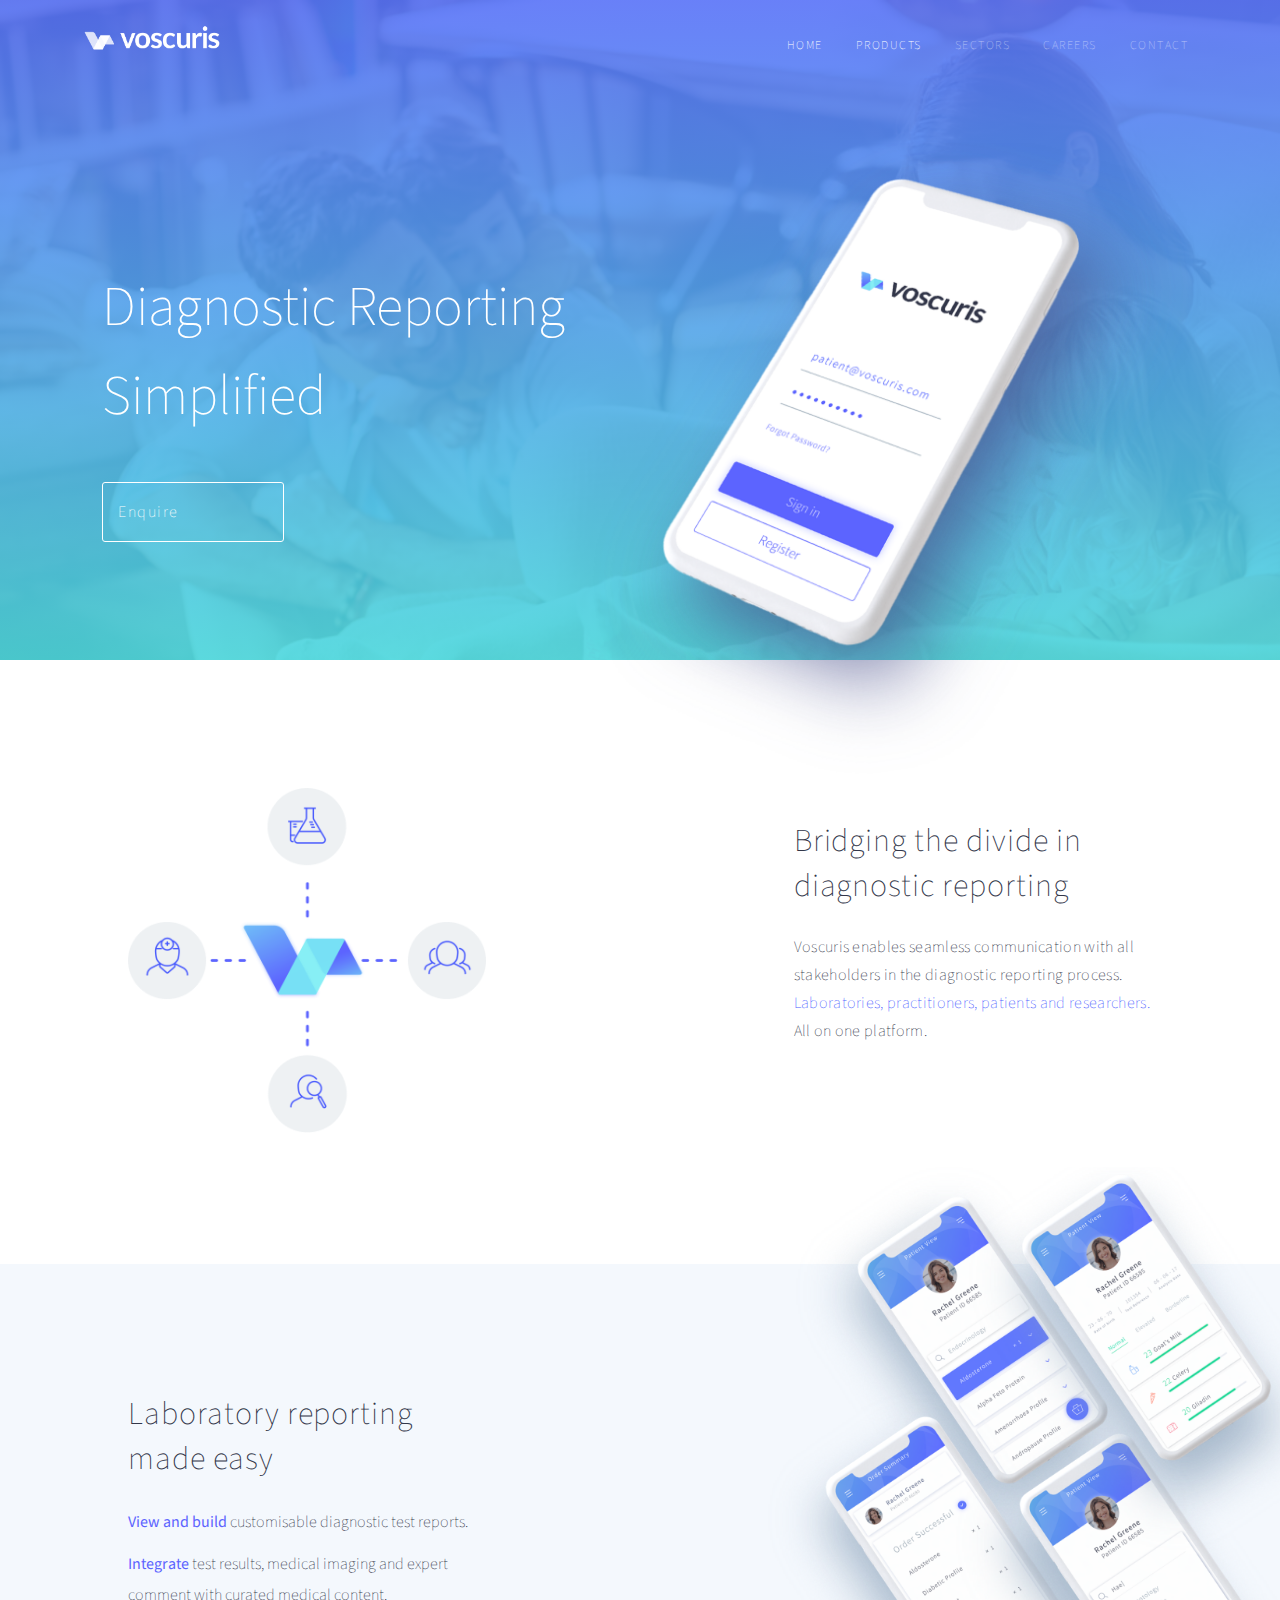
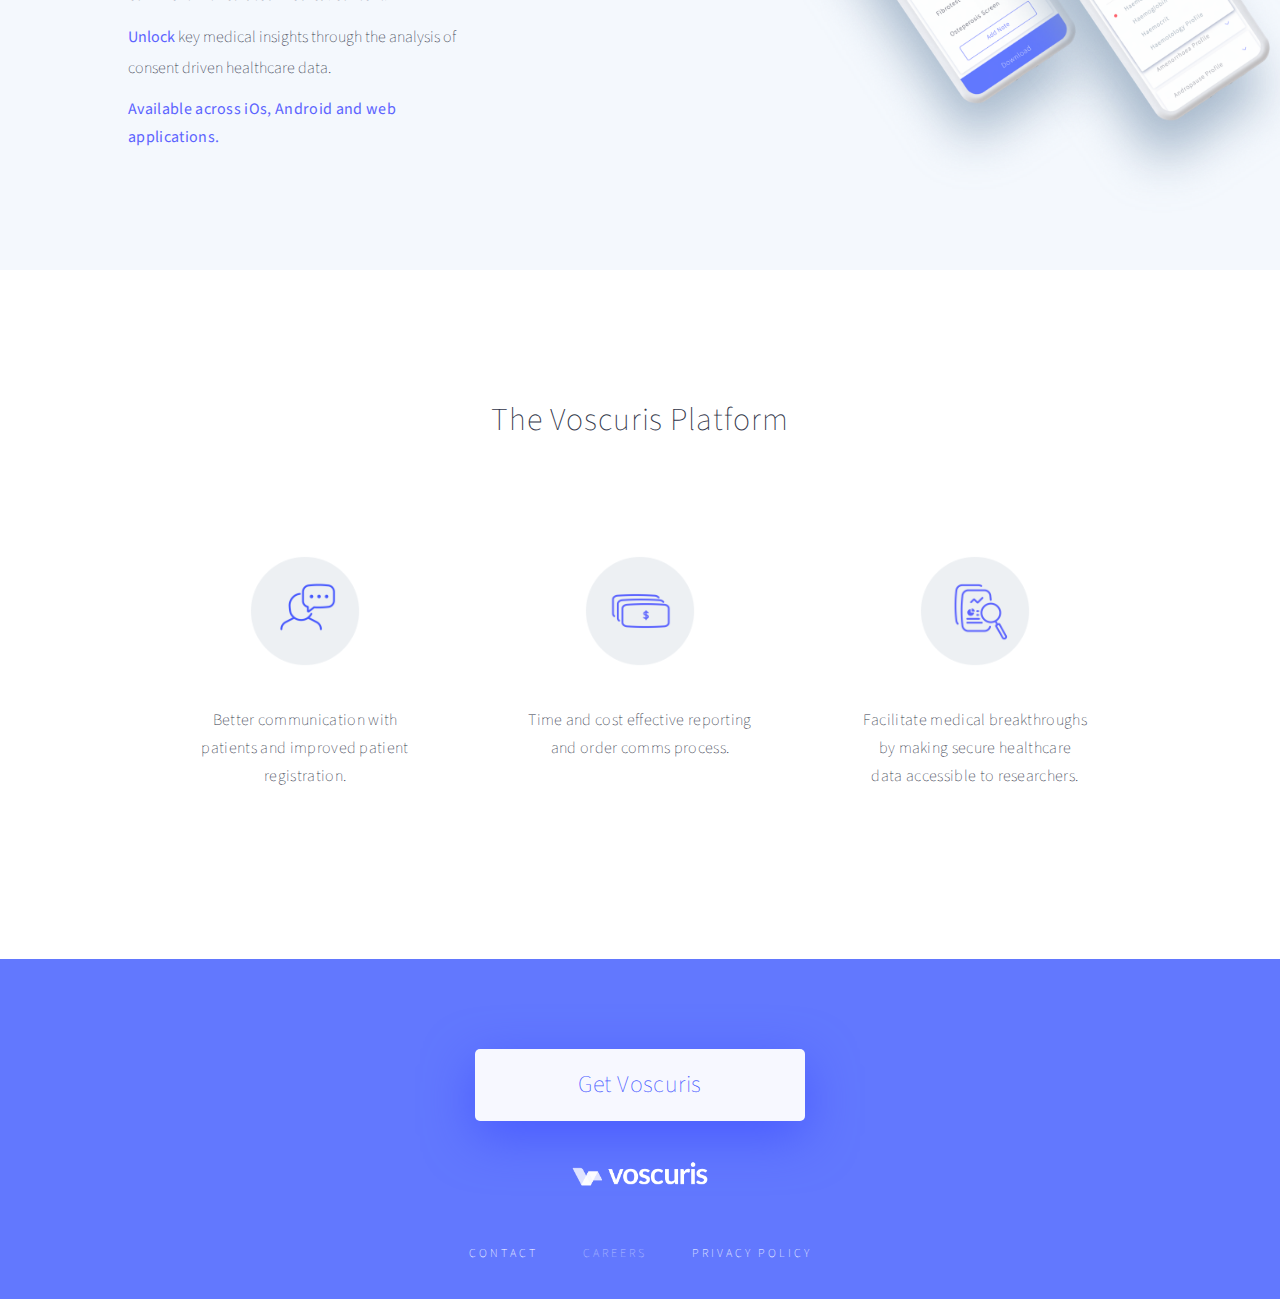
<file: index.html>
<!DOCTYPE html>
<html>
<head>
 <meta charset="utf-8">
	<style href="css/style.css"></style>
  <title>Voscuris</title>
  <meta name="viewport" content="width=device-width, initial-scale=1.0">
  <link rel="stylesheet" href="css/style.css">
	<link rel="shortcut icon" href="images/voscuris_logo_mark.png">
	<link href="https://fonts.googleapis.com/css?family=Source+Sans+Pro:200,300,400" rel="stylesheet">
</head>

<body>

	<header>

	<nav>
	
	
		<img src="images/voscuris_logo_white.png">
		
		
		<ul>
		
			<li>
				<p>Home</p>
			</li>
			
			<li>
				<a href="#products" class="smoothScroll">
				<p>
					
						Products
					
				</p>
				</a>
			</li>
			
			<li>
				<p class="inactive">Sectors</p>
			</li>
			
			<li>
				<p class="inactive">Careers</p>
			</li>
			
			
<!--			<a href="mailto:info@voscuris.com">-->
			<li>
<!--				<a href="mailto:info@voscuris.com">-->
				<p class="inactive">Contact</p>
<!--				</a>-->
			</li>
				
			
		</ul>

	</nav>
		
	<div class="header_wrap">
	
	<div class="headline">
		
	<h1>
	
	Diagnostic Reporting<br>Simplified
	
	</h1>
	
	<a href="mailto:info@voscuris.com">
	
		<p class="button">
			Enquire
		</p>
	
	</a>
		
	</div>
	
		
	<img src="images/login_mock4.png"class="preload header_img">
		
	</div>
	
	
</header>

	<div class="wrapper">
	
	<div class="section1 white_back">
	
		<img src="images/connect_diagram.png" id="products">
		
		<div class="text_right">
			<h2>
			Bridging the divide in diagnostic reporting
			</h2>
			
			<p>
			Voscuris enables seamless communication with all stakeholders in the diagnostic reporting process. <span class="blue_text"><br>Laboratories, practitioners, patients and researchers.</span> <br> All on one platform.
			</p>
			
		</div>
	
	</div>
	
	
	<div class="section2  grey_back">
		
		<img src="images/mobile_mock2.png">
		
		<div class="text_left">
		
			<h2>
			Laboratory reporting made easy
			</h2>
			
			<ul>
				<li>
				<span class="blue_text">View and build</span> customisable diagnostic test reports. 
				</li>
				
				<li>
				<span class="blue_text">Integrate</span> test results, medical imaging and expert comment with curated medical content.
				</li>
				
				<li>
				<span class="blue_text">Unlock</span> key medical insights through the analysis of consent driven healthcare data.
				</li>
			</ul>
			
			<p class="blue_text light_text">
			Available across iOs, Android and web applications.
			</p>
		
		
		</div>
		
		
	
	</div>
	
	<div class="section3 white_back">
		
		<h2>
		The Voscuris Platform
		</h2>
		
		<div class="cols col1">
			<img src="images/communication.png">
			<p> 
			Better communication with patients and improved patient registration.
			</p>
		</div>
		
		
		<div class="cols col2">
			<img src="images/money.png">
			<p> 
			Time and cost effective reporting and order comms process.
			</p>
		</div>
		
		
		
		<div class="cols col3">
			<img src="images/research.png">
			<p> 
			Facilitate medical breakthroughs by making secure healthcare data accessible to researchers.
			</p>
		</div>
	
	
	</div>
		
	</div>
	
	<footer>
	
	<a href="mailto:info@voscuris.com">
		
	<p class="button">
		Get Voscuris
	</p>
		
	</a>
	
	<img src="images/voscuris_logo_white.png">
	
	<ul>
		<a href="mailto:info@voscuris.com">
		<li>
		Contact
		</li>
		</a>
		
		<li class="inactive">
		careers
		</li>
		
		<a href="images/Voscuris%20Privacy%20Policy.docx.pdf" download>
		<li>
		privacy policy
		</li>
		</a>
	</ul>
	
	
	</footer>

	<script src="jquery-3.1.1.min.js"></script>
	<script src="smoothscroll.js"></script>
	
	

</body>


	
	

</html>
</file>
<file: css/style.css>
/* =============================================================================
   HTML5 CSS Reset Minified - Eric Meyer
   ========================================================================== */

html,body,div,span,object,iframe,h1,h2,h3,h4,h5,h6,p,blockquote,pre,abbr,address,cite,code,del,dfn,em,img,ins,kbd,q,samp,small,strong,sub,sup,var,b,i,dl,dt,dd,ol,ul,li,fieldset,form,label,legend,table,caption,tbody,tfoot,thead,tr,th,td,article,aside,canvas,details,figcaption,figure,footer,header,hgroup,menu,nav,section,summary,time,mark,audio,video{margin:0;padding:0;border:0;outline:0;font-size:100%;vertical-align:baseline;background:transparent}
body{line-height:1}
article,aside,details,figcaption,figure,footer,header,hgroup,menu,nav,section{display:block}
nav ul{list-style:none}
blockquote,q{quotes:none}
blockquote:before,blockquote:after,q:before,q:after{content:none}
a{margin:0;padding:0;font-size:100%;vertical-align:baseline;background:transparent;text-decoration:none}
mark{background-color:#ff9;color:#000;font-style:italic;font-weight:bold}
del{text-decoration:line-through}
abbr[title],dfn[title]{border-bottom:1px dotted;cursor:help}
table{border-collapse:collapse;border-spacing:0}
hr{display:block;height:1px;border:0;border-top:1px solid #ccc;margin:1em 0;padding:0}
input,select{vertical-align:middle}
li{list-style:none}


/*===========*/



body	{
	font-family: 'Source Sans Pro', sans-serif;
	overflow-x: hidden;
	color: #323649;
}

a {
	color: inherit;
}

nav	{
	
	padding: 20px 6%;
	
}

nav img	{
	
	width:150px;
	display: inline-block;
	
}


nav ul	{
	
	
	display: inline-block;
	float: right;
	margin-top: 15px;
	color: white;
	text-transform: uppercase;
	
	
	
}


nav li	{
	
	font-weight: lighter;
	font-size:.75em;
	letter-spacing: 3px;
	display: inline-block;
	margin-right: 15px ;
	margin-left: 15px ;
	
		
}


nav li p	{
	
	letter-spacing: 0.125em;
	
}



header	{
	
	height: 660px;
	background: /* top gradient */ 
    linear-gradient(
			rgba(89,115,248,.9),
      rgba(78,217,223,.9)
      
    ),
		
		
    /* bottom, image */
		
		url(../images/background_family.jpg) no-repeat;
	background-size: cover;
	
}




h1	{
	
	font-weight: 100;
	font-size: 3.5em;
	line-height: 1.6em;
	margin:0 0 30px 0;
	
}




h2	{
	
	font-weight: 100;
	font-size:2em;
	letter-spacing:.03em;
	line-height: 1.4em;
	margin-bottom: 7%;
	
}


p	{
	font-weight: 100;
	font-size: 1em;
	letter-spacing: .02em;
	line-height: 1.75em;
	
}



footer	{
	
	background: #6278FE;
	padding: 7% 0 7% 0;
	text-align: center;
	margin: 0 auto;
	
}


footer img	{
	width: 150px;
}



footer p	{
	
	display: block;
	width: 25%;
	max-width: 300px;
	text-align: center;
	margin: 0 auto;
	margin-bottom: 35px;
	padding: 15px;
	font-size: 1.5em;
	background: rgba(255,255,255,.95);
	border-radius: 5px;
	color: #495BFF;
	box-shadow: 0px 15px 50px;
	
}


footer ul	{
	
	margin: 0 auto;
	margin-bottom: -50px;
	margin-top: 45px;
	
}


footer li	{
	
	color: white;
	font-weight: lighter;
	text-transform: uppercase;
	font-weight: lighter;
	font-size:.75em;
	letter-spacing: 3px;
	display: inline;
	margin: 0 20px 0 20px;
	text-align: center;
	
	
}










/*============== class ===============*/



.active_nav	{
	
	
}


.inactive	{
	opacity: .5;
}





.headline	{
	
	display: inline-block;
	color: white;
	margin-top: 160px;
	
}



.headline nav a	{
	
	text-transform: uppercase;
	font-weight: 100;
	font-size:1.25em;
	margin: 10px;
	display: block;
	text-align: center;
	width: 182.5px;
	
}

nav li:hover	{
	transform: scale(1.1);
	transition: .3s;
}




.header_img	{
	
	width:50%;
	max-width: 700px;
	display:inline-block;
	
	position: absolute;
/*	right: -5%;*/
	transform: translatey(0px);
	animation: float 2.5s ease-in-out infinite;
	margin-top: 40px;
	
	
	
}


.headline p	{
	width: 150px;
	margin-top: 40px;
	padding: 15px;
	border: solid 1.25px;
	border-radius: 3px;
	color: white;
	letter-spacing: 1.5px;
	
}




.header_wrap	{
	padding: 20px 8%;
	
}

.section1	{
	
	background: #fff;
	padding: 50px;
	
}

.section1 .text_right	{
	margin-top: 3%;
}

.section1 img	{
	
	width: 35%;
	min-width: 250px;
	display: inline-block;
/*	margin: 8% 0 8% 8%;*/
	max-width:400px;
	
	
}

.text_right	{
	width: 35%;
	max-width: 500px;
	color: #323649;
	display: inline-block;
	float: right;
	min-width: 350px;
/*	margin: 8% 8% 8% 0%;*/
/*	margin-top: 15%;*/
	
}

.text_left	{
	width: 35%;
	max-width: 500px;
	min-width: 350px;;
	color: #323649;
	display: inline-block;
	float: left
}


.blue_text	{
color: #495BFF;
}


.white_back, .grey_back	{
	padding: 10%;
	
	
}


.grey_back	{
	
	background: #F4F8FD;
	
}



.section2	{
	height: 350px;
}



.section2 img	{
	width: 40%;
	max-width: 700px;
	position: absolute;
	right: 0;
	margin-top: -225px;
	
/*
	margin-right: -30%;
	display: inline-block;
*/
	
}



.section2	ul	{
	
	font-weight: 100;
	line-height: 1.9em;
	list-style: lower-greek;
	
}



.wrap	{
	position: relative;
	overflow-x: hidden;
}


.section2 li	{
	margin: 0 0 .75em;
}

.section2 .blue_text	{
	color: #5C64FF;
	font-weight: 400;
	
}


.cols	{
	
	width: 25%; 
	max-width: 250px;
	display: inline-block;
	vertical-align: top;
	margin: 4%;
	
}

	
.cols img	{
	
	width: 50%;
	max-width: 110px;
	margin-bottom: 15%;
	
}


.section3	{
	
	text-align: center;
	
}

.cols	p	{
	
	width: 90%;
	margin: 0 auto;
	min-width: 175px;
	
}
 




/*====SECTORS=====*/




.sectors_header	{
	height: 700px;
	text-align: center;

	
}




.sectors_header nav	{
	text-align: left;
}




.sectors_header h1	{
	margin-top: -90px;
	text-align: center;
	margin-top: -100px;
	
}


.sectors_list 	{
	
	margin-top: 120px; 
	
	
}

.sectors_list li	{
	display: inline-block;
	margin: 0 145px;
	
}



.sectors_header li img	{
/*	display: inline-block;*/
	width: 80px;
	margin: 0 auto;
}



.sectors_header h3	{
	font-weight: 100;
	font-size: 1.25em;
	letter-spacing: .05em;
	
}

.sectors_header a	{
	
}



.sectors_list li:hover	{
	
	transform: scale(1.1);
	transition: .3s;
}


/*/=================BODY_CONTENT=================/*/







.sectors_content	{
	
	position: relative;
	height: 3250px
	
}





.sectors_content .image_block	{
	
	position: absolute;
	max-width: 10px;
	z-index: -1;
	margin-left: -10px;
	margin-top: 175px;
	
	
}


.diagnostic_lab .image_block	{
	
	left: 0px;
	
}


.sector_block	{
	
	display: block;
	position: relative;
	
}


.diagnostic_test	{
	
	top: 900px;
	
}



.diagnostic_test .text_block {
	
	float: left;
	margin-left: 8%; 
	
}


.diagnostic_lab .text_block {
	
	margin-right: 8%;
	
}






.diagnostic_test .image_block	{
	
	position: absolute;
	right: 1100px;
	float: right;
	
}






.text_block	{
	
	width: 40%;
	min-width: 300px;
	font-weight: 100;
	font-size: 1.25em;
	line-height: 1.75em;
	margin-top: 250px; 
	z-index: 1;

}



.text_block p 	{
	
	
	letter-spacing: .02em;
	width: 90%;
	
}

.text_block ul 	{
	
	
	width: 95%;
	margin: 25px 0;
}

.text_block li	{
	padding: 15px 0;
	
	
}

.right_block {
	
	float: right;
	z-index: 2;
}




.hospital	{
	
	top: 900px;
}




.hospital img	{
	display: inline;
	position: absolute;
	top: 1100px;
	float: right;
}



.hospital .text_block	{
	margin-right: 8%;
	margin-top: 525px
}


.sectors_content img	{
	width: 1150px;
}


/*
li a p	{
	color: white;
	text-transform: uppercase;
	font-weight: lighter;
	font-size:.75em;
	letter-spacing: 3px;
	margin: 0; padding: 0;
}

*/




/*========== INTERACTIONS ============*/



	
footer p:hover	{
	
	background: rgba(255,255,255,1);
	transform: scale(1.03);
	transition: .3s;
	
}

header .button:hover	{
	
	border:none;
	background: white;
	transform: scale(1.025);
	color: #5C64FF;
	transition-timing-function: ease;
	transition: .6s;
	box-shadow: 0px 2px 50px rgba(225,225,225,.7);
	
}










/*========== ANIMATIONS ============*/












/*-----FLOATING------*/


@keyframes float	{
	0%{
	transform: translateY(0px);

}
	
	50%	{transform: translateY(7px);


}
	
	100%	{
		transform: translateY(0px);
	}
	
	
}











/*========== MEDIA QUERIES ============*/




@media only screen and (max-width: 1500px) {
	
	
	.sectors_list	{
		margin: 110px 0;
	}
	
	
	.sectors_list li	{
		
		margin: 0 120px;
		font-size: .8em;
		
		
	}
	
	.sectors_header li img 	{
		width: 70px;
	}
	
	
	
	
	
	
}



@media only screen and (max-width: 1240px)	{
	
	
	
	
	.text_block	{
	
	width: 35%;
	min-width: 300px;
	font-weight: 100;
	font-size: 1.15em;
	line-height: 1.5em;
	margin-top: 250px; 
	z-index: 1;

}

	.sectors_content img	{
		width: 900px;
	}


	
	
	
	
	

		
	.diagnostic_test .image_block	{
	
	position: absolute;
	right: 800px;
	float: right;
	

}
	
	
	
}





@media only screen and (max-width: 1220px) {
	
	
	.sectors_list	{
		margin: 110px 0;
	}
	
	
	.sectors_list li	{
		
		margin: 0 100px;
		font-size: .8em;
		
		
	}
	

	
}





@media only screen and (max-width: 1074px) {
	
	
	.sectors_list	{
		margin: 110px 0;
	}
	
	
	.sectors_list li	{
		
		margin: 0 90px;
		font-size: .8em;
		
		
	}
	
	
	.text_block	{
	
	width: 35%;
	min-width: 350px;
	font-weight: 100;
	font-size: 1em;
	line-height: 1.5em;
	margin-top: 250px; 
	z-index: 1;

}

	.sectors_content img	{
		width: 900px;
	}
	

	
}





@media only screen and (max-width: 1024px) {
	
	body	{
		overflow-x: hidden!important;
	}
	
	
.header_img	{
	margin-top: 50px;
	right: 0;
		
	}
	
	
	.section2 img	{
		
		margin-top: -160px;
		
	}
	
	
	
	
	
	.sectors_list	{
		margin: 110px 0;
	}
	
	
	.sectors_list li	{
		
		margin: 0 80px;
		font-size: .75em;
		
		
	}
	
	.sectors_list li img	{
		width: 65px;
	}
	
	
	.sectors_list	{
		margin: 110px -50px;
	}
	
	
	
}





@media only screen and (max-width: 1074px) {
	
	
	
	.text_block	{
	
	width: 35%;
	min-width: 350px;
	font-weight: 100;
	font-size: 1em;
	line-height: 1.5em;
	margin-top: 250px; 
	z-index: 1;

}

	.sectors_content img	{
		width: 700px;
	}
	
	
	.diagnostic_test .image_block	{
		
		right: 600px
	}
	
	
	

	
}



@media only screen and (max-width: 840px) {
	
	
	
	.text_block	{
	
	display: block;
	width: 90%;
	margin: 00px

}

	.sectors_content img	{
		width: 700px;
	}
	
	
	.sectors_content .image_block	{
		position: relative;
		margin: 0 auto;
		width: 100%;
		display: block;
	}
	
	
	.diagnostic_test .image_block	{
		
		right: 600px;
		float: none;
		margin: 0 auto;
		align-content: center;
		text-align: center;
	}
	
	
	

	
}















@media only screen and (max-width: 789px) {
	
	.sectors_list li	{
		
		margin: 0 50px;
		font-size: .7em;
		
		
	}
	
	.sectors_list li img	{
		width: 55px;
	}
	
	
	
	
	
	@media only screen and (max-width: 525px)	{
		
		.sectors_list	{
			margin-top: 0;
		}
		
		
		
		.sectors_list li	{
			display: block;
			margin: 15px 0;
		}
		
		
	}







@media only screen and (max-width: 768px) {
	
	
	body	{
		overflow-x: hidden;
	}
	
	h1	{
		font-size: 2.75em;
	}
	
	.headline p	{
		
		width: 125px;
		margin: 0;
		
	}
	
	.header_img	{
		margin-top: 110px;
		right: 0;
	}
	
	
	
	
	
	.section1	{
		
		padding-bottom: 175px;
		
	}
	
	
	.section2 img 	{
		margin-top: -80px;
	}
	
	
	.cols	{
	width: 22%; 
	max-width: 250px;
	display: inline-block;
	vertical-align: top;
	margin: 5%;
	
}
	
	
	
}






@media only screen and (max-width: 375px) {
	
	
	nav	ul	{
		display: none;
	}
	
	h1	{
		font-size: 2.25em;
	}
	

	.headline	{
	
	display: inline-block;
	color: white;
	margin-top: 285px;
	
}
	
	.header_img	{
		margin: 0 auto;
		width: 275px;
		right: 20px;
	}
	
	
	.headline	p	{
/*		width: 100px;*/
		padding: 10px;
		margin-left:-10px;
		margin-top: -10px;
	}
	
	.section1 img	{
		
		display: block;
		margin: 50px auto;

	}
	

	.section1	{
		
		height: 525px;
		
	}
	
.text_right , .text_left	{
	
	min-width: 300px;
	display: block;
		
	}
	
	
	
	
	.section2	{
		
		height: 725px;
		
		
		
		
	}
	
	.section2 img {
		
		display: block;
		position: absolute;
		width: 350px;
		margin-right: 70px;
		margin-top: -150px;

	}
	
	
	.section2 .text_left	{
		
		margin-top: 300px;
		
	}
	
	.cols	{
		display: block;
		text-align: center;
		vertical-align: middle;
		width: 200px;
		margin: 100px auto;
		
		
		
	}
	
	.cols p	{
		display: block;
		text-align: center;
		width: 100%;
		
		
	}
	
	.cols img	{
		text-align: center;
		min-width: 75px;
		display: block;
		margin: 0 auto;
		margin-bottom: 30px;
		
	}
	
	.section3	h2 {
		
		margin: 50px 0;
		
	}
	
	
	footer	{
		padding-bottom: 75px;
	}
	
	footer p	{
		width: 150px;
		padding: 10px;
		margin-top: 25px;
		
		
	}
}



@media only screen and (max-width: 320px) {
	
	h1	{
		font-size: 2em;
		margin-top: 10px
	}
	
	.header_img{
		
		margin: 0 auto;
		right: -5px;
		top: 100px;
		
		
	}
	
	.headline p 	{
		padding: 5px;
		margin-top: -15px;
	}
	
	h2	{
		font-size: 1.75em;
	}
	
	.section1 p	{
		
		font-size: .9em;

		
	}
	
	.section2 li	{
		
		font-size: .9em;
		
	}
	
	
	.section3 	{
		
		font-size: .9em;
		
	}
	
	footer li 	{
		font-size: .65em;
		margin: 7px
	}
		
	}




@media only screen and (max-width: 1280px) {
	
	.headline h1	{
		margin-top: 0px;
	}
	
}



	
	
@media only screen and (min-width: 1280px) {
	
	
	nav li	{
		font-size: 1em;
		margin: 0 25px;
		letter-spacing: 2em;
	}
	
	header {
	
		height: 820px;
	
	}
	
	.headline	{
		margin-top: 275px;
		
	}
	
	h1	{
		
		font-size: 4.75em;
		line-height: 1.4em;
	}
	
	h2	{
		font-size: 2.5em;
		line-height: 1.5em;
	}
	
	.section1 p {
		font-size: 1.3em;
		
	}
	
	.section2 li {
		font-size: 1.3em;
	}
	
	.section2 p {
		font-size: 1.3em;
		font-weight: lighter !important;
	}
	
	
	.section3 p {
		font-size: 1.3em;
	}
	
	.text_right	{
		
		max-width: 700px; 
		line-height: 1.9em;
		
	}
	
	
	.header_img	{
		top: 150px;
		margin-right: 30px;
		max-width: 1250px;
	}
	
	.headline p 	{
		
		font-size: 1.25em;
		padding: 10px 20px;
		
	}
	
	
	
	
	
	.section1 img	{
	
	width: 55%;
	min-width: 250px;
	display: inline-block;
/*	margin: 8% 0 8% 8%;*/
	max-width:400px;
	
	
}

.text_right	{
	width: 55%;
	max-width: 550px;
	color: #323649;
	display: inline-block;
	float: right;
	min-width: 350px;
/*	margin: 8% 8% 8% 0%;*/
/*	margin-top: 15%;*/
	
}

.text_left	{
	width: 55%;
	max-width: 550px;
	min-width: 350px;;
	color: #323649;
	display: inline-block;
	float: left;
	
}
	
	

	
	
}



@media only screen and (min-width: 1600px) {
	
	
	header	{
		height: 900px;
	}
	
	h1	{
/*		margin-top: 20px;*/
		font-size: 5.25em;
	}
	
	.headline p	{
		font-size: 1.5em;
		padding: 10px 30px;
		
	}
	
.header_img	{
	
	width: 925px;
/*	margin-right: 50px;*/
		
		
	}
	
	.white_back, .grey_back	{
	padding: 10% 13%;
		
	}
	
	.text_right , .text_left	{
		
		max-width: 675px;
		
	}
	
	h2{
		font-size: 3em;
	}
	
	.text_right p , .text_left li	{
		font-size: 1.5em;
	}
	
	
	
	
	
	
	.section1 .text_right	{
	margin-top: 0%;
}
	
	
	
	.text_left	{
		margin-top: -37.5px;
	}
	
	
	.section2 img	{
		max-width: 900px;
		margin-top: -350px;
	}
	
}
</file>
